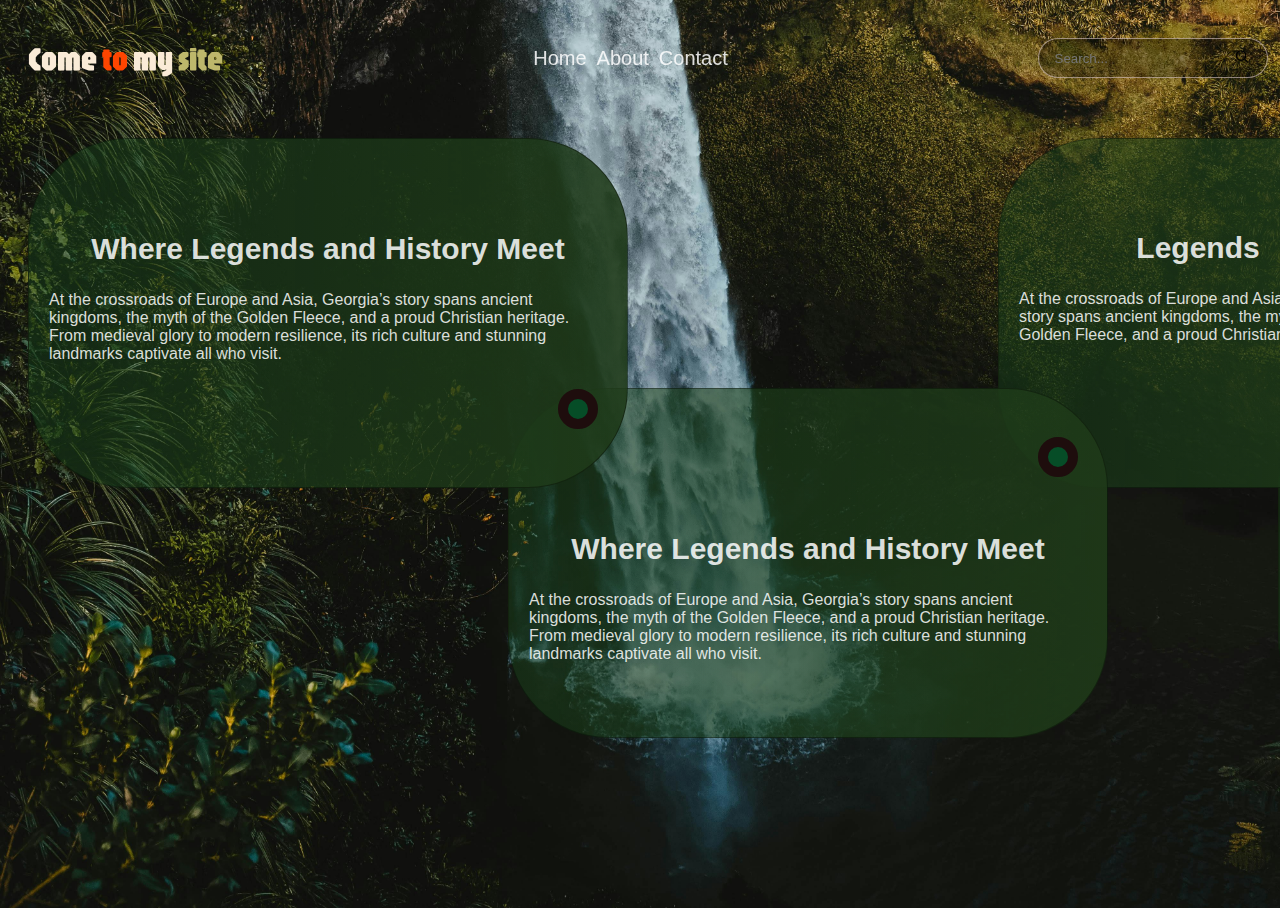
<file: index.html>
<!DOCTYPE html>
<html lang="en">
<head>
    <meta charset="UTF-8">
    <meta name="viewport" content="width=device-width, initial-scale=1.0">
    <title>week2</title>
    <link rel="stylesheet" href="./style.css">
</head>
<body>
    <header>
        <div class="navbar">
            <div class="navbar_home">
                <h1>Come <span class="navbar_home_orange">to</span> my <span class="navbar_home_silver">site</span></h1>
            </div>
            <div class="navbar_list">
                <ul>
                    <li class=""><a href="./index.html">Home</a></li>
                    <li class=""><a href="">About</a></li>
                    <li class=""><a href="">Contact</a></li>
                </ul>
            </div>
            <div class="navbar_search">
                <div class="navbar_search_input">
                    <input type="text" placeholder="Search...">
                </div>
                <div class="navbar_search_icon">
                    <img src="./media/search-svgrepo-com.svg" alt="searching">
                </div>
            </div>
        </div>
    </header>
    <div class="main">
        <div class="main_content">
            <h2>Where Legends and History Meet</h2>
            <p> At the crossroads of Europe and Asia, Georgia’s story spans ancient kingdoms, the myth of the Golden Fleece, 
                and a proud Christian heritage. From medieval glory to modern resilience, its rich culture and stunning 
                landmarks captivate all who visit.</p>
        </div>
        <div class="main_content_circle">

        </div>
    </div>

    <div class="main1">
        <div class="main1_circle">
            
        </div>
       <div class="main1_content">
           <h2>Where Legends and History Meet</h2>
               <p> At the crossroads of Europe and Asia, Georgia’s story spans ancient kingdoms, the myth of the Golden Fleece, 
                   and a proud Christian heritage. From medieval glory to modern resilience, its rich culture and stunning 
                   landmarks captivate all who visit.</p>
           </div>
    </div>


    <div class="main2">
        <div class="main2_content">
            <h2>Legends</h2>
                <p> At the crossroads of Europe and Asia, Georgia’s story spans ancient kingdoms, the myth of the Golden Fleece, 
                    and a proud Christian heritage. </p>
        </div>
        <div class="main2_circle">

        </div>
    </div>
     
    <div class="main3">
       <div class="main3_content">
           <h2>Legends</h2>
               <p> At the crossroads of Europe and Asia, Georgia’s story spans ancient kingdoms, the myth of the Golden Fleece, 
                   and a proud Christian heritage. </p>
           </div>
    </div>
   
</body>
</html>
</file>
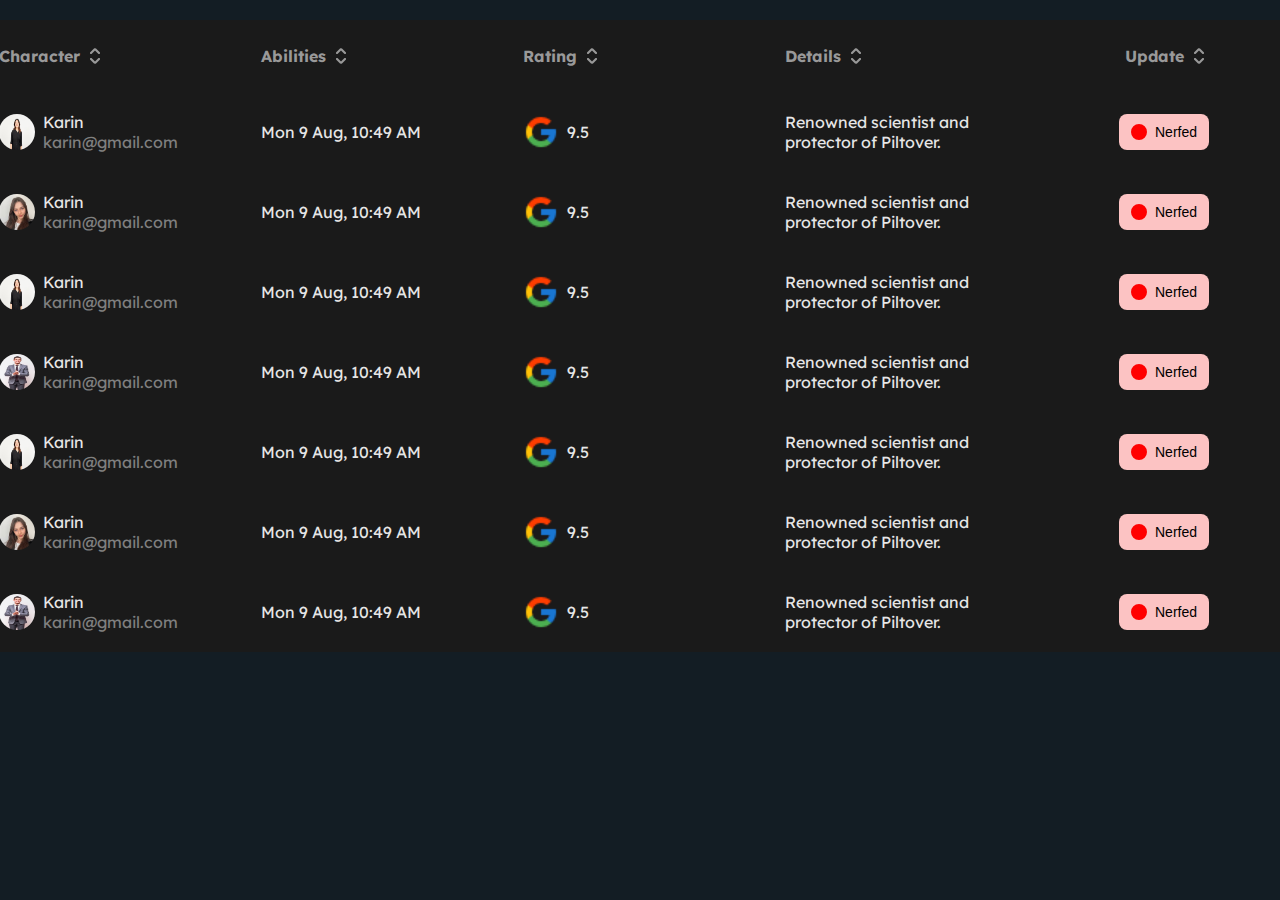
<file: arcane-table/index.html>
<!DOCTYPE html>
<html lang="en">

<head>
    <meta charset="UTF-8">
    <meta name="viewport" content="width=device-width, initial-scale=1.0">
    <title>Table</title>
    <link rel="stylesheet" href="./style.css">
</head>

<body>
    <table>
        <thead>
            <tr class="table-header">
                <th class="table-header-content">Character
                    <div class="table-header-content-wrapper">
                        <img src="icons/uparrow.png" alt="">
                        <img src="./icons/downarrow.png" alt="">
                    </div>
                </th>
                <th class="table-header-content">Abilities
                    <div class="table-header-content-wrapper">
                        <img src="icons/uparrow.png" alt="">
                        <img src="./icons/downarrow.png" alt="">
                    </div>
                </th>
                <th class="table-header-content">Rating
                    <div class="table-header-content-wrapper">
                        <img src="icons/uparrow.png" alt="">
                        <img src="./icons/downarrow.png" alt="">
                    </div>
                </th>
                <th class="table-header-content">Details
                    <div class="table-header-content-wrapper">
                        <img src="icons/uparrow.png" alt="">
                        <img src="./icons/downarrow.png" alt="">
                    </div>
                </th>
                <th class="table-header-content saba">Update
                    <div class="table-header-content-wrapper">
                        <img src="icons/uparrow.png" alt="">
                        <img src="./icons/downarrow.png" alt="">
                    </div>
                </th>
            </tr>
        </thead>
        <tbody>
            <tr class="table-main-data">
                <td class="table-main-content">
                    <img src="./media/1e6883a4b23c695b82d558a3dbdffca8.png" alt="">
                    <div class="table-date-wrapper">
                        <span class="name">Karin</span>
                        <span class="gmail">karin@gmail.com</span>
                    </div>
                </td>
                <td class="table-main-content">
                    <span class="ability-col">Mon 9 Aug, 10:49 AM</span>
                </td>
                <td class="table-main-content">
                    <img src="./icons/GGmail.png" alt="">
                    <span class="rating-col">9.5</span>
                </td>
                <td class="table-main-content">
                    <span class="detail-col">Renowned scientist and protector of Piltover.
                    </span>
                </td>
                <td class="table-main-content saba">
                    <button>
                        <span class="update-col"></span>
                        Nerfed
                    </button>
                </td>
            </tr>
            <tr class="table-main-data">
                <td class="table-main-content">
                    <img src="./media/9731bdf05a37b14ba0b0f6dbe847cefd.png" alt="">
                    <div class="table-date-wrapper">
                        <span class="name">Karin</span>
                        <span class="gmail">karin@gmail.com</span>
                    </div>
                </td>
                <td class="table-main-content">
                    <span class="ability-col">Mon 9 Aug, 10:49 AM</span>
                </td>
                <td class="table-main-content">
                    <img src="./icons/GGmail.png" alt="">
                    <span class="rating-col">9.5</span>
                </td>
                <td class="table-main-content">
                    <span class="detail-col">Renowned scientist and protector of Piltover.
                    </span>
                </td>
                <td class="table-main-content saba">
                    <button>
                        <span class="update-col"></span>
                        Nerfed
                    </button>
                </td>
            </tr>
            <tr class="table-main-data">
                <td class="table-main-content">
                    <img src="./media/1e6883a4b23c695b82d558a3dbdffca8.png" alt="">
                    <div class="table-date-wrapper">
                        <span class="name">Karin</span>
                        <span class="gmail">karin@gmail.com</span>
                    </div>
                </td>
                <td class="table-main-content">
                    <span class="ability-col">Mon 9 Aug, 10:49 AM</span>
                </td>
                <td class="table-main-content">
                    <img src="./icons/GGmail.png" alt="">
                    <span class="rating-col">9.5</span>
                </td>
                <td class="table-main-content">
                    <span class="detail-col">Renowned scientist and protector of Piltover.
                    </span>
                </td>
                <td class="table-main-content saba">
                    <button>
                        <span class="update-col"></span>
                        Nerfed
                    </button>
                </td>
            </tr>
            <tr class="table-main-data">
                <td class="table-main-content">
                    <img src="./media/main.png" alt="">
                    <div class="table-date-wrapper">
                        <span class="name">Karin</span>
                        <span class="gmail">karin@gmail.com</span>
                    </div>
                </td>
                <td class="table-main-content">
                    <span class="ability-col">Mon 9 Aug, 10:49 AM</span>
                </td>
                <td class="table-main-content">
                    <img src="./icons/GGmail.png" alt="">
                    <span class="rating-col">9.5</span>
                </td>
                <td class="table-main-content">
                    <span class="detail-col">Renowned scientist and protector of Piltover.
                    </span>
                </td>
                <td class="table-main-content saba">
                    <button>
                        <span class="update-col"></span>
                        Nerfed
                    </button>
                </td>
            </tr>
            <tr class="table-main-data">
                <td class="table-main-content">
                    <img src="./media/1e6883a4b23c695b82d558a3dbdffca8.png" alt="">
                    <div class="table-date-wrapper">
                        <span class="name">Karin</span>
                        <span class="gmail">karin@gmail.com</span>
                    </div>
                </td>
                <td class="table-main-content">
                    <span class="ability-col">Mon 9 Aug, 10:49 AM</span>
                </td>
                <td class="table-main-content">
                    <img src="./icons/GGmail.png" alt="">
                    <span class="rating-col">9.5</span>
                </td>
                <td class="table-main-content">
                    <span class="detail-col">Renowned scientist and protector of Piltover.
                    </span>
                </td>
                <td class="table-main-content saba">
                    <button>
                        <span class="update-col"></span>
                        Nerfed
                    </button>
                </td>
            </tr>
            <tr class="table-main-data">
                <td class="table-main-content">
                    <img src="./media/9731bdf05a37b14ba0b0f6dbe847cefd.png" alt="">
                    <div class="table-date-wrapper">
                        <span class="name">Karin</span>
                        <span class="gmail">karin@gmail.com</span>
                    </div>
                </td>
                <td class="table-main-content">
                    <span class="ability-col">Mon 9 Aug, 10:49 AM</span>
                </td>
                <td class="table-main-content">
                    <img src="./icons/GGmail.png" alt="">
                    <span class="rating-col">9.5</span>
                </td>
                <td class="table-main-content">
                    <span class="detail-col">Renowned scientist and protector of Piltover.
                    </span>
                </td>
                <td class="table-main-content saba">
                    <button>
                        <span class="update-col"></span>
                        Nerfed
                    </button>
                </td>
            </tr>
            <tr class="table-main-data">
                <td class="table-main-content">
                    <img src="./media/main.png" alt="">
                    <div class="table-date-wrapper">
                        <span class="name">Karin</span>
                        <span class="gmail">karin@gmail.com</span>
                    </div>
                </td>
                <td class="table-main-content">
                    <span class="ability-col">Mon 9 Aug, 10:49 AM</span>
                </td>
                <td class="table-main-content">
                    <img src="./icons/GGmail.png" alt="">
                    <span class="rating-col">9.5</span>
                </td>
                <td class="table-main-content">
                    <span class="detail-col">Renowned scientist and protector of Piltover.
                    </span>
                </td>
                <td class="table-main-content saba">
                    <button>
                        <span class="update-col"></span>
                        Nerfed
                    </button>
                </td>
            </tr>
        </tbody>
    </table>
</body>

</html>
</file>
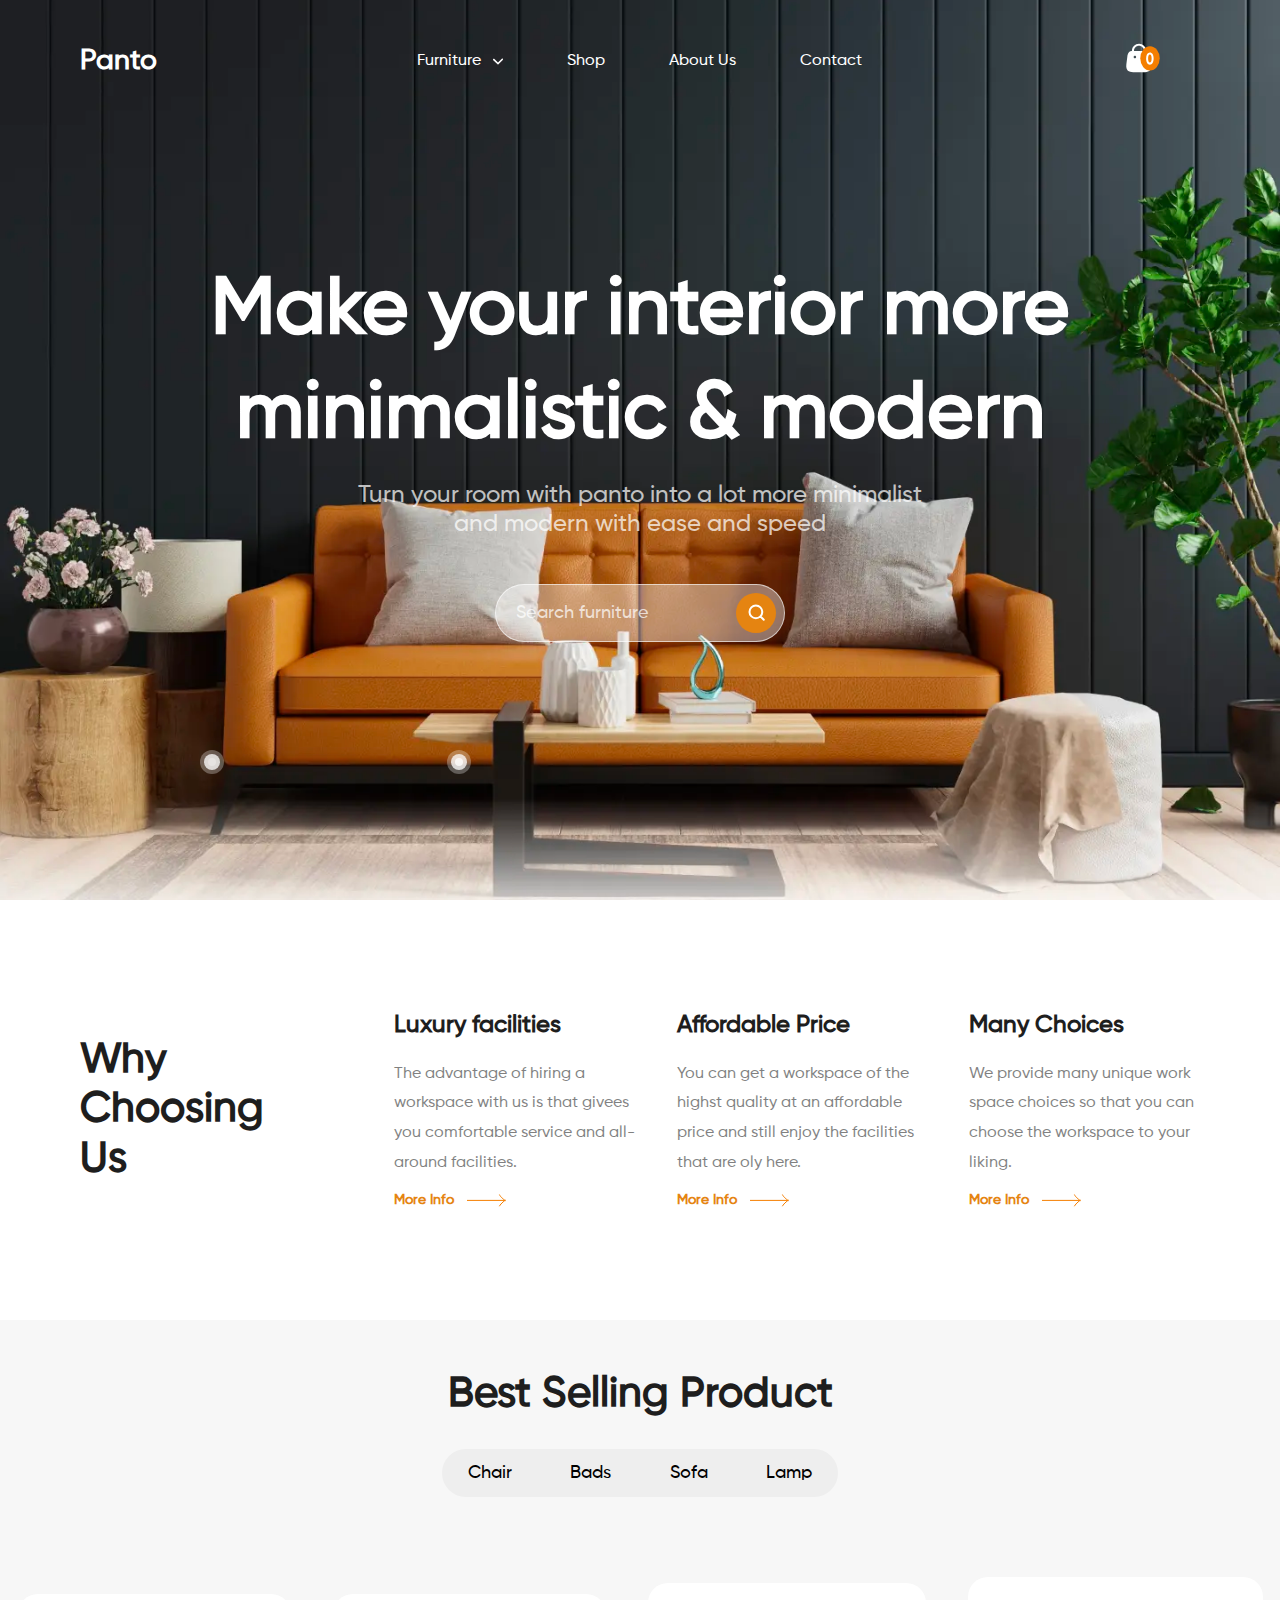
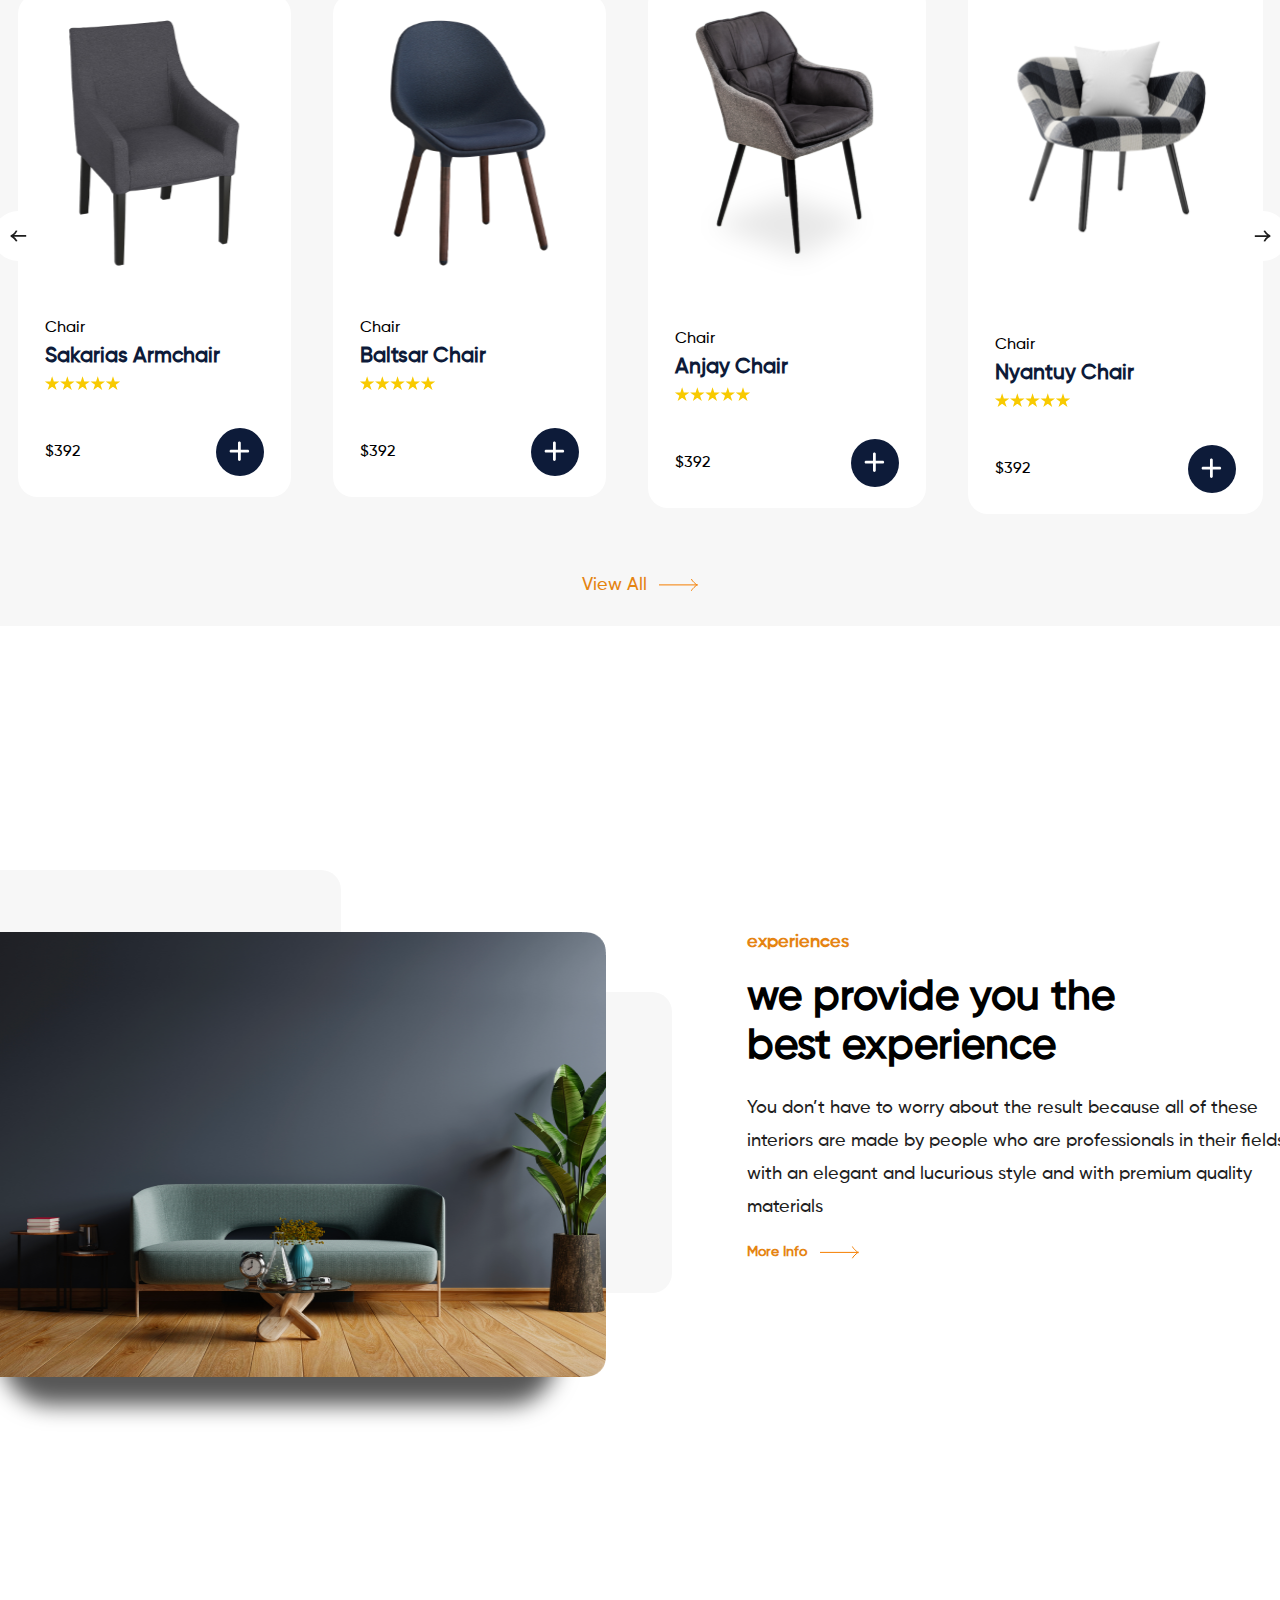
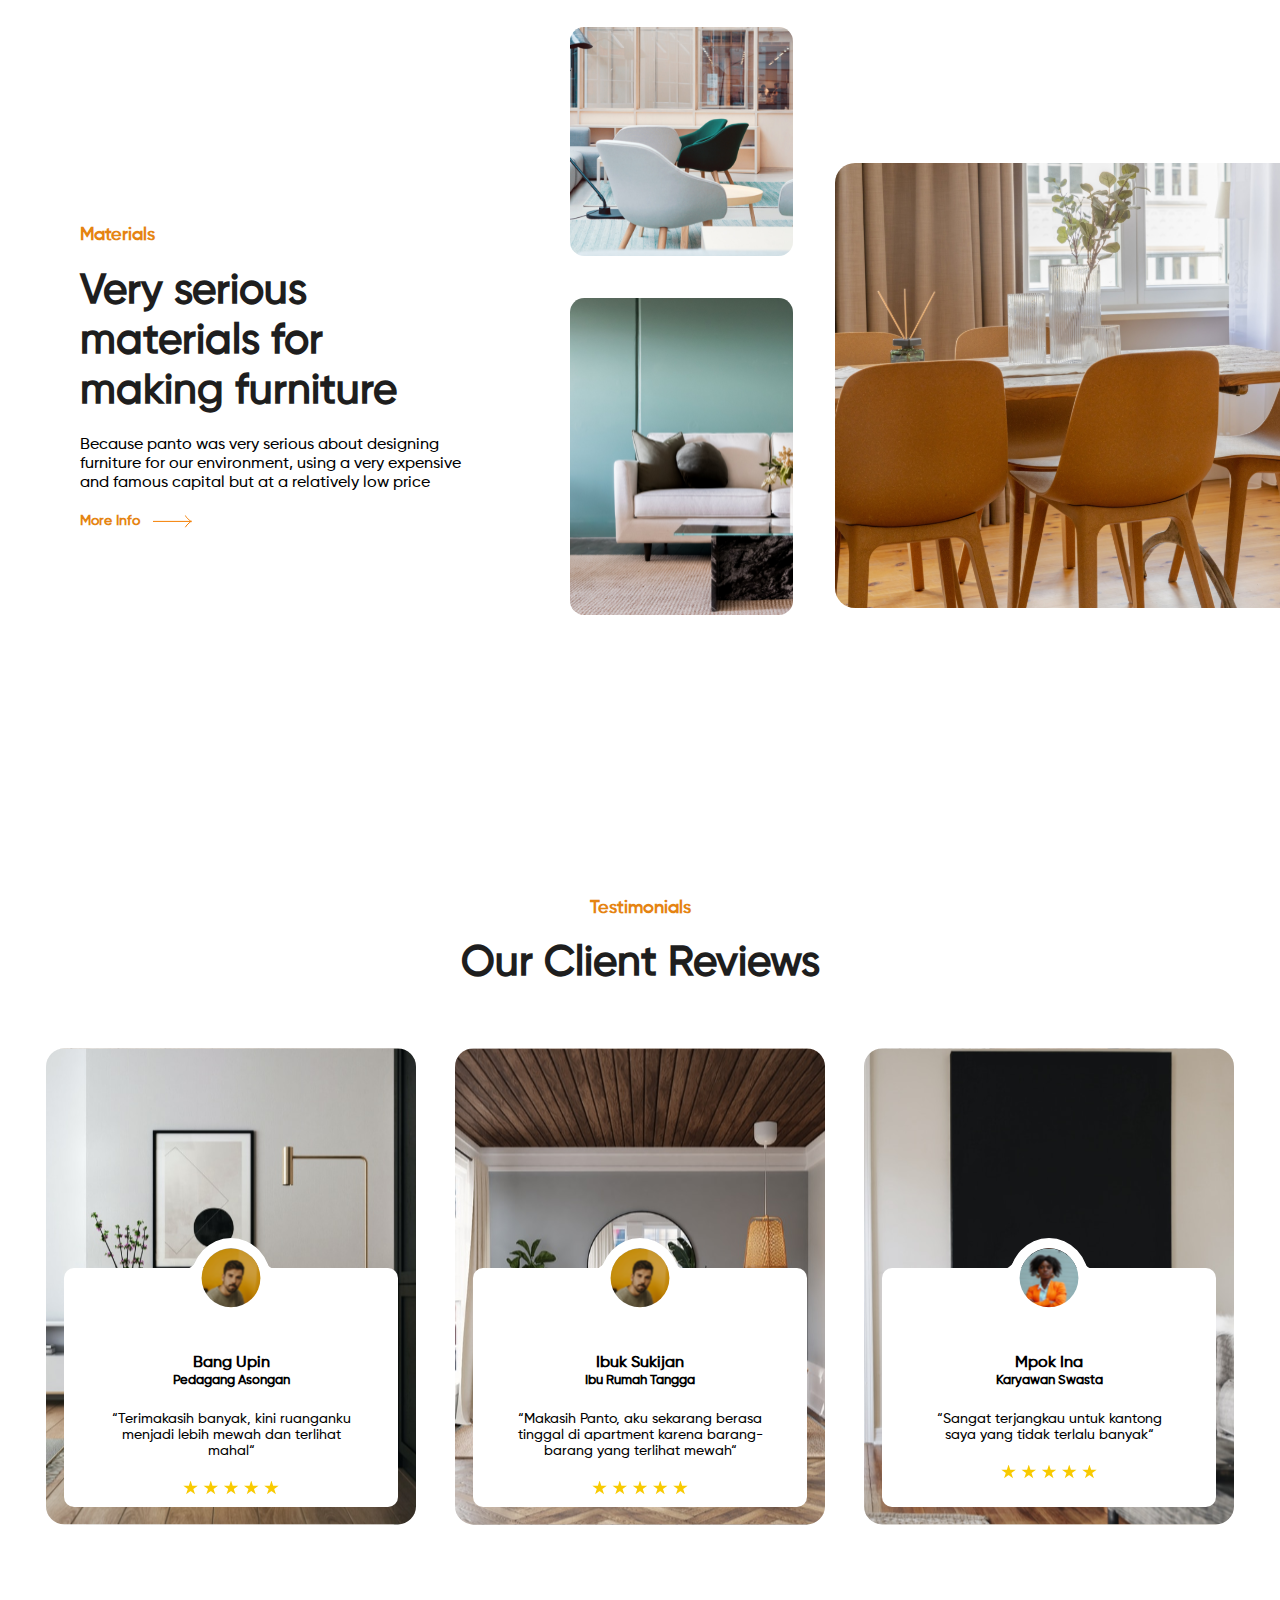
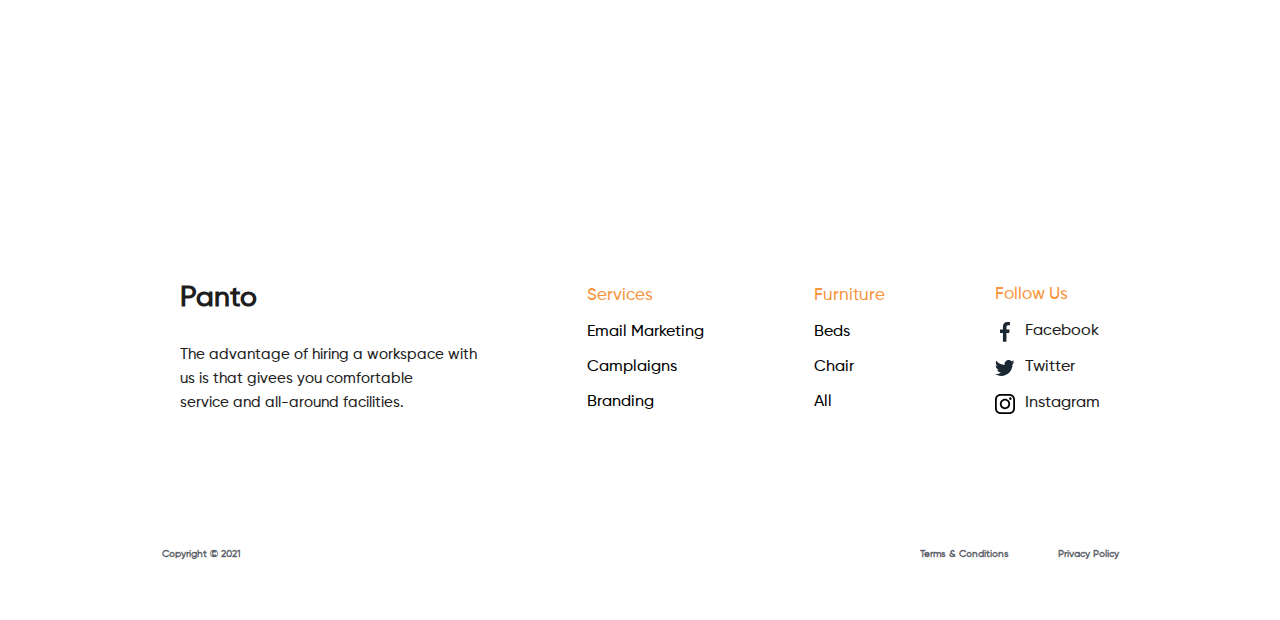
<file: nuclear/index.html>
<!DOCTYPE html>
<html lang="en">

<head>
    <meta charset="UTF-8">
    <meta name="viewport" content="width=device-width, initial-scale=1.0">
    <title>nuclear</title>
    <link rel="stylesheet" href="./style.css">
</head>

<body>

    <header>
        <span class="company-name">Panto</span>
        <nav class="navlist">
            <ul>
                <li><a href="">Furniture <img src="./media/down-arrow.svg" alt="down-arrow"></a></li>
                <li><a href="">Shop</a></li>
                <li><a href="">About Us</a></li>
                <li><a href="">Contact</a></li>
            </ul>
        </nav>
        <div class="header-bag">
            <img src="./icon/Bag.svg" alt="Bag" id="bag">
            <img src="./icon/number.svg" alt="number of product" id="bag-number">
        </div>
    </header>

    <main>
        <!-- 1 container -->
        <section class="hero-container">
            <div class="pulse">
                <div class="pulse-item1">
                    <div class="pulse-item2"></div>
                </div>
            </div>
            <div class="pulse2">
                <div class="pulse2-item1">
                    <div class="pulse2-item2"></div>
                </div>
            </div>
            <div class="hero-container-wrapper">
                <h1>Make your interior more minimalistic & modern</h1>
                <p>Turn your room with panto into a lot more minimalist and modern with ease and speed</p>
            </div>
            <div class="search-box">
                <input type="text" placeholder="Search furniture">
                <button><img src="./icon/search-icon.svg" alt=""></button>
            </div>
        </section>

        <!-- 2 container -->
        <section class="second-container">
            <div class="second-container-wrapper">
                <h5>Why Choosing Us</h5>
                <div class="second-container-content">
                    <div class="second-container-content-box">
                        <h6>Luxury facilities</h6>
                        <p>The advantage of hiring a workspace with us is that givees you comfortable service and
                            all-around facilities.</p>
                        <div class="more-info">
                            <h6>More Info</h6>
                            <img src="./icon/right-arrow.svg" alt="arrow">
                        </div>
                    </div>
                    <div class="second-container-content-box">
                        <h6>Affordable Price</h6>
                        <p>You can get a workspace of the highst quality at an affordable price and still enjoy the
                            facilities that are oly here.</p>
                        <div class="more-info">
                            <h6>More Info</h6>
                            <img src="./icon/right-arrow.svg" alt="arrow">
                        </div>
                    </div>
                    <div class="second-container-content-box">
                        <h6>Many Choices</h6>
                        <p>We provide many unique work space choices so that you can choose the workspace to your
                            liking.</p>
                        <div class="more-info">
                            <h6>More Info</h6>
                            <img src="./icon/right-arrow.svg" alt="arrow">
                        </div>
                    </div>
                </div>
            </div>
        </section>

        <!-- 3 container -->
        <section class="third-container">
            <div class="third-container-wrapper">
                <h2>Best Selling Product</h2>
                <div class="third-container-category">
                    <ul>
                        <li id="white-back">Chair</li>
                        <li>Bads</li>
                        <li>Sofa</li>
                        <li>Lamp</li>
                    </ul>
                </div>
                <div class="third-container-content">
                    <img src="./icon/left-arrow.svg" alt="" class="arrow-style left-arrow">
                    <div class="third-container-content-box">
                        <img src="./media/first-chair.svg" alt="chair">
                        <div class="third-container-content-box-info">
                            <h6>Chair</h6>
                            <h5>Sakarias Armchair</h5>
                            <div class="star-wrapper">
                                <div class="star"></div>
                                <div class="star"></div>
                                <div class="star"></div>
                                <div class="star"></div>
                                <div class="star"></div>
                            </div>
                        </div>
                        <div class="third-container-content-box-price">
                            <span class="price">$392</span>
                            <button><img src="./icon/plus.svg" alt="arrow" class="add-to-cart"></button>
                        </div>
                    </div>
                    <div class="third-container-content-box">
                        <img src="./media/second-chair.svg" alt="chair">
                        <div class="third-container-content-box-info">
                            <h6>Chair</h6>
                            <h5>Baltsar Chair</h5>
                            <div class="star-wrapper">
                                <div class="star"></div>
                                <div class="star"></div>
                                <div class="star"></div>
                                <div class="star"></div>
                                <div class="star"></div>
                            </div>
                        </div>
                        <div class="third-container-content-box-price">
                            <span class="price">$392</span>
                            <button><img src="./icon/plus.svg" alt="arrow" class="add-to-cart"></button>
                        </div>
                    </div>
                    <div class="third-container-content-box">
                        <img src="./media/third-chair.svg" alt="chair">
                        <div class="third-container-content-box-info">
                            <h6>Chair</h6>
                            <h5>Anjay Chair</h5>
                            <div class="star-wrapper">
                                <div class="star"></div>
                                <div class="star"></div>
                                <div class="star"></div>
                                <div class="star"></div>
                                <div class="star"></div>
                            </div>
                        </div>
                        <div class="third-container-content-box-price">
                            <span class="price">$392</span>
                            <button><img src="./icon/plus.svg" alt="arrow" class="add-to-cart"></button>
                        </div>
                    </div>
                    <div class="third-container-content-box">
                        <img src="./media/fourth-chair.svg" alt="chair">
                        <div class="third-container-content-box-info">
                            <h6>Chair</h6>
                            <h5>Nyantuy Chair</h5>
                            <div class="star-wrapper">
                                <div class="star"></div>
                                <div class="star"></div>
                                <div class="star"></div>
                                <div class="star"></div>
                                <div class="star"></div>
                            </div>
                        </div>
                        <div class="third-container-content-box-price">
                            <span class="price">$392</span>
                            <button><img src="./icon/plus.svg" alt="arrow" class="add-to-cart"></button>
                        </div>
                    </div>
                    <img src="./icon/left-arrow.svg" alt="" class="right-arrow arrow-style">
                </div>
                <div class="third-container-footer">
                    <span>View All</span><img src="./icon/right-arrow.svg" alt="">
                </div>
            </div>
        </section>

        <!-- 4 container -->
        <section class="fourth-container">
            <div class="fourth-container-wrapper">
                <div class="rec1"></div>
                <div class="rec2"></div>
                <div class="rec3"></div>
                <img src="./media/expirience.png" alt="photo" id="expirience-img">
                <div class="fourth-container-content">
                    <h4>experiences</h4>
                    <h2>we provide you the best experience</h2>
                    <p>You don’t have to worry about the result because all of these interiors are made by people who
                        are professionals in their fields with an elegant and lucurious style and with premium quality
                        materials</p>
                    <div class="more-info">
                        <h6>More Info</h6>
                        <img src="./icon/right-arrow.svg" alt="arrow">
                    </div>
                </div>
            </div>
        </section>

        <!-- 5 container -->
        <section class="fiveth-container">
            <div class="fiveth-container-wrapper">
                <div class="fiveth-container-content">
                    <h5>Materials</h5>
                    <h3>Very serious materials for making furniture</h3>
                    <p>Because panto was very serious about designing furniture for our environment, using a very
                        expensive and famous capital but at a relatively low price</p>
                    <div class="more-info">
                        <h6>More Info</h6>
                        <img src="./icon/right-arrow.svg" alt="">
                    </div>
                </div>
                <div class="fiveth-conatiner-grid">
                    <img src="./media/second-forniture.svg" alt="" class="item3">
                    <img src="./media/third-forniture.svg" alt="" class="item2">
                    <img src="./media/first-forniture.svg" alt="" class="item1">
                </div>
            </div>
        </section>

        <!-- 6 container -->
        <section class="sixth-container">
            <div class="sixth-container-wrapper">
                <div class="sixth-container-header">
                    <h4>Testimonials</h4>
                    <h3>Our Client Reviews</h3>
                </div>
                <div class="sixth-container-content">
                    <div class="sixth-container-content-box">
                        <img src="./media/unsplash__HqHX3LBN18.svg" alt="">
                        <div class="sixth-container-content-box-rec">
                            <div class="client-wrapper">
                                <img src="./media/client-1.svg" alt="">
                            </div>
                            <h4>Bang Upin</h4>
                            <h5>Pedagang Asongan</h5>
                            <p>“Terimakasih banyak, kini ruanganku menjadi lebih mewah dan terlihat mahal“</p>
                            <div class="sixth-container-box-star">
                                <div class="star"></div>
                                <div class="star"></div>
                                <div class="star"></div>
                                <div class="star"></div>
                                <div class="star"></div>
                            </div>
                        </div>
                    </div>
                    <div class="sixth-container-content-box">
                        <img src="./media/unsplash_h2_3dL9yLpU.svg" alt="">
                        <div class="sixth-container-content-box-rec">
                            <div class="client-wrapper">
                                <img src="./media/client-1.svg" alt="">
                            </div>
                            <h4>Ibuk Sukijan</h4>
                            <h5>Ibu Rumah Tangga</h5>
                            <p>“Makasih Panto, aku sekarang berasa tinggal di apartment karena barang-barang yang
                                terlihat
                                mewah“</p>
                            <div class="sixth-container-box-star">
                                <div class="star"></div>
                                <div class="star"></div>
                                <div class="star"></div>
                                <div class="star"></div>
                                <div class="star"></div>
                            </div>
                        </div>
                    </div>
                    <div class="sixth-container-content-box">
                        <img src="./media/unsplash_JaXs8Tk5Iww.svg" alt="">
                        <div class="sixth-container-content-box-rec">
                            <div class="client-wrapper">
                                <img src="./media/client-3.svg" alt="">
                            </div>
                            <h4>Mpok Ina</h4>
                            <h5>Karyawan Swasta</h5>
                            <p>“Sangat terjangkau untuk kantong saya yang tidak terlalu banyak“</p>
                            <div class="sixth-container-box-star">
                                <div class="star"></div>
                                <div class="star"></div>
                                <div class="star"></div>
                                <div class="star"></div>
                                <div class="star"></div>
                            </div>
                        </div>
                    </div>
                </div>
            </div>
        </section>
    </main>

    <footer>
        <!-- footer 1 container -->
        <section class="footer-first-container">
            <div class="footer-description">
                <h5>Panto</h5>
                <p>The advantage of hiring a workspace with <br>us is that givees you comfortable <br>service and
                    all-around
                    facilities.</p>
            </div>
            <ul class="service-list">
                <li class="list-footer-header">Services</li>
                <li>Email Marketing</li>
                <li>Camplaigns</li>
                <li>Branding</li>
            </ul>
            <ul class="furniture-list">
                <li class="list-footer-header">Furniture</li>
                <li>Beds</li>
                <li>Chair</li>
                <li>All</li>
            </ul>
            <ul class="social-list">
                <li class="list-footer-header">Follow Us</li>
                <li><a href=""><img src="./icon/facebook.svg" alt="">Facebook</a></li>
                <li><a href=""><img src="./icon/twitter.svg" alt="">Twitter</a></li>
                <li><a href=""><img src="./icon/instagram.svg" alt="">Instagram</a></li>
            </ul>
        </section>

        <!-- footer 2 container -->
        <section class="footer-second-container">
            <h6>Copyright © 2021</h6>
            <div class="footer-second-container-terms">
                <h6>Terms & Conditions</h6>
                <h6>Privacy Policy</h6>
            </div>
        </section>
    </footer>

</body>

</html>
</file>
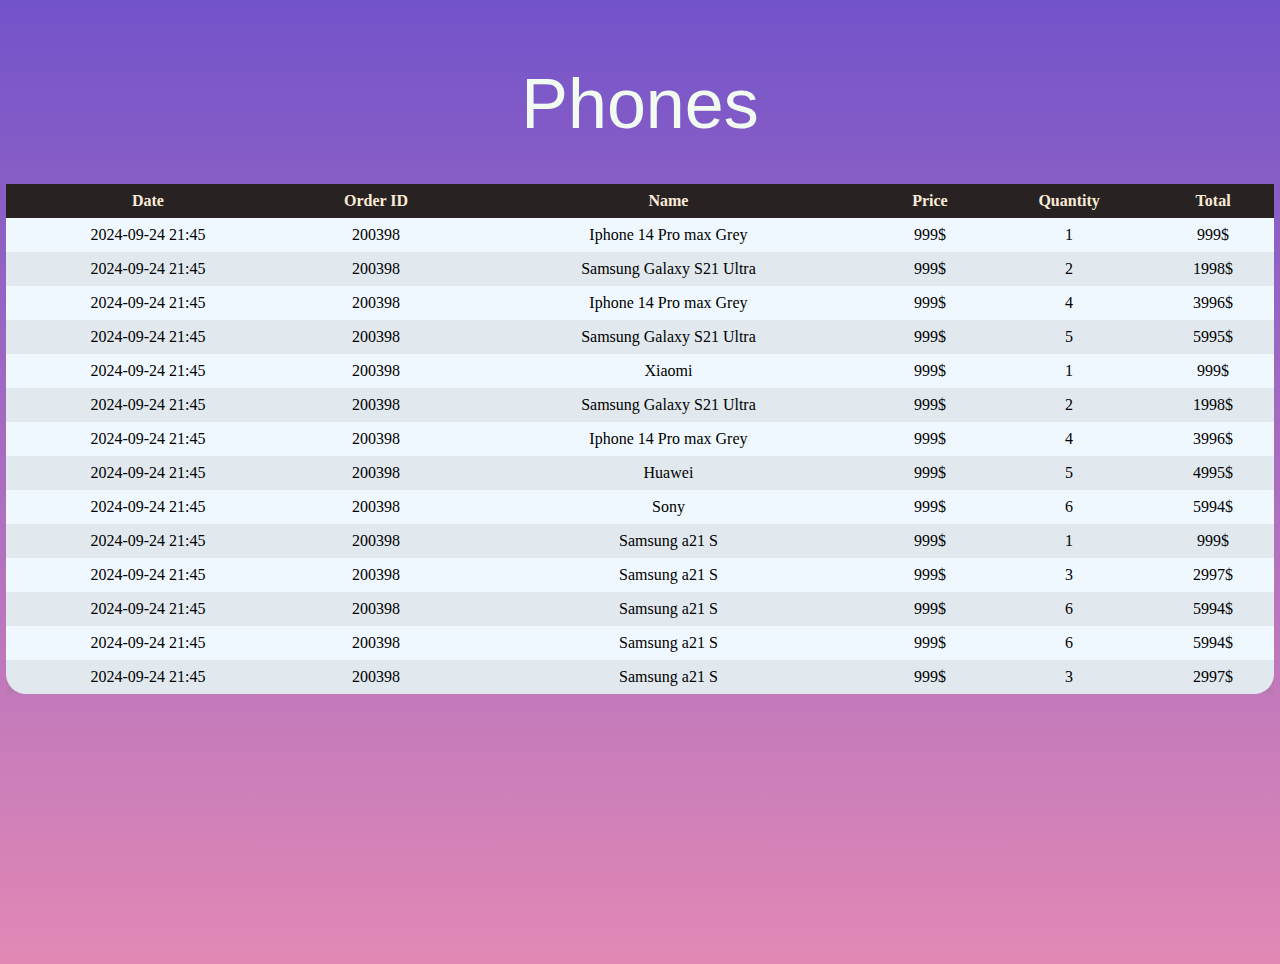
<file: session3/index.html>
<!DOCTYPE html>
<html lang="en">
<head>
    <meta charset="UTF-8">
    <meta name="viewport" content="width=device-width, initial-scale=1.0">
    <title>Document</title>
    <link rel="stylesheet" href="./style.css">
</head>
<body> 
    <div class="table-wrapper">
        <table>
            <caption class="table-caption">Phones</caption>
            <thead>
                <tr class="table-header">
                    <th class="table-header-title">Date</th>
                    <th class="table-header-title">Order ID</th>
                    <th class="table-header-title">Name</th>
                    <th class="table-header-title">Price</th>
                    <th class="table-header-title">Quantity</th>
                    <th class="table-header-title">Total</th>
                </tr>
            </thead>
            <tbody>
                <tr class="table-date">
                    <td class="table-date-info">2024-09-24 21:45</td>
                    <td class="table-date-info">200398</td>
                    <td class="table-date-info">Iphone 14 Pro max Grey</td>
                    <td class="table-date-info">999$</td>
                    <td class="table-date-info">1</td>
                    <td class="table-date-info">999$</td>
                </tr>
                <tr class="table-date-grey">
                    <td class="table-date-info">2024-09-24 21:45</td>
                    <td class="table-date-info">200398</td>
                    <td class="table-date-info">Samsung Galaxy S21 Ultra</td>
                    <td class="table-date-info">999$</td>
                    <td class="table-date-info">2</td>
                    <td class="table-date-info">1998$</td>
                </tr>
                <tr class="table-date">
                    <td class="table-date-info">2024-09-24 21:45</td>
                    <td class="table-date-info">200398</td>
                    <td class="table-date-info">Iphone 14 Pro max Grey</td>
                    <td class="table-date-info">999$</td>
                    <td class="table-date-info">4</td>
                    <td class="table-date-info">3996$</td>
                </tr>
                <tr class="table-date-grey">
                    <td class="table-date-info">2024-09-24 21:45</td>
                    <td class="table-date-info">200398</td>
                    <td class="table-date-info">Samsung Galaxy S21 Ultra</td>
                    <td class="table-date-info">999$</td>
                    <td class="table-date-info">5</td>
                    <td class="table-date-info">5995$</td>
                </tr>
                <tr class="table-date">
                    <td class="table-date-info">2024-09-24 21:45</td>
                    <td class="table-date-info">200398</td>
                    <td class="table-date-info">Xiaomi</td>
                    <td class="table-date-info">999$</td>
                    <td class="table-date-info">1</td>
                    <td class="table-date-info">999$</td>
                </tr>
                <tr class="table-date-grey">
                    <td class="table-date-info">2024-09-24 21:45</td>
                    <td class="table-date-info">200398</td>
                    <td class="table-date-info">Samsung Galaxy S21 Ultra</td>
                    <td class="table-date-info">999$</td>
                    <td class="table-date-info">2</td>
                    <td class="table-date-info">1998$</td>
                </tr>
                <tr class="table-date">
                    <td class="table-date-info">2024-09-24 21:45</td>
                    <td class="table-date-info">200398</td>
                    <td class="table-date-info">Iphone 14 Pro max Grey</td>
                    <td class="table-date-info">999$</td>
                    <td class="table-date-info">4</td>
                    <td class="table-date-info">3996$</td>
                </tr>
                <tr class="table-date-grey">
                    <td class="table-date-info">2024-09-24 21:45</td>
                    <td class="table-date-info">200398</td>
                    <td class="table-date-info">Huawei</td>
                    <td class="table-date-info">999$</td>
                    <td class="table-date-info">5</td>
                    <td class="table-date-info">4995$</td>
                </tr>
                <tr class="table-date">
                    <td class="table-date-info">2024-09-24 21:45</td>
                    <td class="table-date-info">200398</td>
                    <td class="table-date-info">Sony</td>
                    <td class="table-date-info">999$</td>
                    <td class="table-date-info">6</td>
                    <td class="table-date-info">5994$</td>
                </tr>
                <tr class="table-date-grey">
                    <td class="table-date-info">2024-09-24 21:45</td>
                    <td class="table-date-info">200398</td>
                    <td class="table-date-info">Samsung a21 S</td>
                    <td class="table-date-info">999$</td>
                    <td class="table-date-info">1</td>
                    <td class="table-date-info">999$</td>
                </tr>
                <tr class="table-date">
                    <td class="table-date-info">2024-09-24 21:45</td>
                    <td class="table-date-info">200398</td>
                    <td class="table-date-info">Samsung a21 S</td>
                    <td class="table-date-info">999$</td>
                    <td class="table-date-info">3</td>
                    <td class="table-date-info">2997$</td>
                </tr>
                <tr class="table-date-grey">
                    <td class="table-date-info">2024-09-24 21:45</td>
                    <td class="table-date-info">200398</td>
                    <td class="table-date-info">Samsung a21 S</td>
                    <td class="table-date-info">999$</td>
                    <td class="table-date-info">6</td>
                    <td class="table-date-info">5994$</td>
                </tr>
                <tr class="table-date">
                    <td class="table-date-info">2024-09-24 21:45</td>
                    <td class="table-date-info">200398</td>
                    <td class="table-date-info">Samsung a21 S</td>
                    <td class="table-date-info">999$</td>
                    <td class="table-date-info">6</td>
                    <td class="table-date-info">5994$</td>
                </tr>
                <tr class="table-date-grey">
                    <td class="table-date-info">2024-09-24 21:45</td>
                    <td class="table-date-info">200398</td>
                    <td class="table-date-info">Samsung a21 S</td>
                    <td class="table-date-info">999$</td>
                    <td class="table-date-info">3</td>
                    <td class="table-date-info">2997$</td>
                </tr>
            </tbody>
            <tfoot>

            </tfoot>
        </table>
    </div>
</body>
</html>
</file>
<file: style.css>
*{
    border: 0;
    padding: 0;
    box-sizing: border-box;
}

@font-face {
    font-family: 'jaro';
    src: url('font/Jaro-Regular-VariableFont_opsz.ttf') format('truetype');
    font-weight: normal;
    font-style: normal;
}


body{
    font-family: sans-serif;
    height: 100vh;
    background-image: url(./media/pexels-adrien-olichon-1257089-2387676.jpg); 
    background-position: center;
    background-repeat: no-repeat;
    background-size: cover;
    position: absolute;
}

input{
    background: transparent;
    outline: none;
    color: rgb(255, 255, 255);
}

a{
    text-decoration: none;
}

ul,li{
    list-style: none;
}

img{
    background: transparent;
}

header {
    height: 100px;
    width: 100%;
    display: flex;
    align-items: center;
    justify-content: space-between;
    border-radius: 40px;
    /* background: linear-gradient(90deg, rgba(26, 75, 30, 0.9), rgba(31, 58, 25, 0.9)); */
    background: transparent;
    position: fixed;
    z-index: 100;
}

.navbar {
    width: 100%;
    display: flex;
    justify-content: space-between;
    align-items: center;
    padding: 20px;
}

.navbar_list {
    display: flex;
    justify-content: center;
    align-items: center;
    gap: 10px;
}

.navbar_home{
    font-family: 'jaro', sans-serif;
    color: antiquewhite;
}

.navbar_home_orange{
    color: orangered;
}

.navbar_home_silver{
    color: darkkhaki;
}

.navbar_list ul {
    display: flex;
    align-items: center;
    gap: 10px;
}

.navbar_list li a {
    color: rgba(255, 255, 255, 0.85);
    font-weight: 500;
    transition: ease 1s;
    font-size: 20px;
}

.navbar_list li a:hover {
    transition: ease 1s;
    margin: 10px;
    font-size:25px ;
}

.navbar_search{
    width: 230px;
    height: 40px;
    border: 1px solid rgba(236, 213, 213, 0.558);
    background: rgba(0, 0, 0, 0.283);
    border-radius: 100px;
    display: flex;
    justify-content: center;
    align-items: center;
}

.navbar_search_input {
    display: flex;
    align-items: center;
    justify-content: center;
}

.navbar_search_icon img{
    height: 15px;
    width: 20px;
}

.navbar_search_icon{
    background: transparent;
}


.main{
    border: 1px solid rgba(0, 0, 0, 0.355);
    margin-top: 130px;
    margin-left: 20px;
    position: absolute;
    display: flex;
    width: 600px;
    height: 350px;
    background: linear-gradient(90deg, rgba(26, 75, 30, 0.411), rgba(31, 58, 25, 0.9));
    border-radius: 100px;
    display: flex;
    align-items: center;
    justify-content: center;
    padding: 10px;
    flex-direction: column;
    z-index: 10;
}

.main_content:hover{
    margin: 10px ;
    transition: ease 1s;
}

.main_content{
    transition: ease 1s;
    padding: 10px;
    z-index: 10;
}

.main_content h2 {
    text-align: center;
    color: rgba(255, 255, 255, 0.85);
    font-size: 30px;
}

.main_content p {
    color: rgba(255, 255, 255, 0.85);
}


.main_content_circle{
    border: 10px solid rgb(30, 13, 13);
    background-color: rgb(6, 77, 39);
    width: 40px;
    height: 40px;
    border-radius: 100%;
    margin-left: 500px;
}

.main1_circle{
    border: 10px solid rgb(30, 13, 13);
    background-color: rgb(6, 77, 39);
    width: 40px;
    height: 40px;
    border-radius: 100%;
    margin-left: 500px;
    margin-bottom: 20px;
}

.main1{
    border: 1px solid rgba(0, 0, 0, 0.355);
    margin-top: 380px;
    margin-left: 500px;
    position: absolute;
    display: flex;
    flex-direction: column;
    width: 600px;
    height: 350px;
    background: linear-gradient(90deg, rgba(26, 75, 30, 0.411), rgba(31, 58, 25, 0.9));
    border-radius: 100px;
    display: flex;
    align-items: center;
    justify-content: center;
    padding: 10px;
    z-index: -1;
    transition: ease 1s;
}

.main1_content:hover{
    margin: 10px ;
    transition: ease 1s;
}

.main1_content{
    transition: ease 1s;
    padding: 10px;
    z-index: 10;
}

.main1_content h2 {
    text-align: center;
    color: rgba(255, 255, 255, 0.85);
    font-size: 30px;
}

.main1_content p {
    color: rgba(255, 255, 255, 0.85);
}

.main2{
    border: 1px solid rgba(0, 0, 0, 0.355);
    margin-top: 130px;
    margin-left: 990px;
    position: absolute;
    display: flex;
    flex-direction: column;
    width: 400px;
    height: 350px;
    background: linear-gradient(90deg, rgba(26, 75, 30, 0.411), rgba(31, 58, 25, 0.9));
    border-radius: 100px;
    display: flex;
    align-items: center;
    justify-content: center;
    padding: 10px;
    z-index: -2;
}
.main2_content:hover{
    margin: 10px;
    transition: ease 1s;
}

.main2_content{
    transition: ease 1.5s;
    padding: 10px;
    z-index: 10;
}

.main2_content h2 {
    text-align: center;
    color: rgba(255, 255, 255, 0.85);
    font-size: 30px;
}

.main2_content p {
    color: rgba(255, 255, 255, 0.85);
}

.main2_circle{
    border: 10px solid rgb(30, 13, 13);
    background-color: rgb(6, 77, 39);
    width: 40px;
    height: 40px;
    border-radius: 100%;
    margin-left: 300px;
    margin-top: 20px;
}

.main3{
    border: 1px solid rgba(0, 0, 0, 0.355);
    margin-top: 380px;
    margin-left: 1270px;
    position: absolute;
    display: flex;
    width: 500px;
    height: 350px;
    background: linear-gradient(90deg, rgba(26, 75, 30, 0.411), rgba(31, 58, 25, 0.9));
    border-radius: 100px;
    display: flex;
    align-items: center;
    justify-content: center;
    padding: 10px;
    z-index: -4;
}

.main3_content:hover{
    margin: 10px;
    transition: ease 1s;
}

.main3_content{
    transition: ease 1s;
    padding: 10px;
    z-index: 10;
}

.main3_content h2 {
    text-align: center;
    color: rgba(255, 255, 255, 0.85);
    font-size: 30px;
}

.main3_content p {
    color: rgba(255, 255, 255, 0.85);
}
</file>
<file: arcane-table/style.css>
@font-face {
    font-family: lexend;
    src: url(./font/Lexend/Lexend-VariableFont_wght.ttf), format(truetype);
}

* {
    margin: 0;
    padding: 0;
    box-sizing: border-box;
}

body {
    background-color: #131D24;
}

table {
    font-family: 'lexend';
    border-collapse: collapse;

    position: absolute;
    left: 50%;
    transform: translateX(-50%);
    top: 20px;

    background-color: #1A1A1A;
}

tbody,
thead {
    display: flex;
    flex-direction: column;
    align-items: center;
    justify-content: center;
}

th,
td {
    padding: 10px;
}

.table-header {
    display: flex;
    align-items: center;
    justify-content: space-around;
    gap: 8px;
    padding: 16px;

}

.table-header-content {
    display: flex;
    width: 254px;
    gap: 10px;
    align-items: center;
    font-size: 16px;
    color: #999999;
    font-weight: 700;
}


.table-header-content-wrapper {
    display: flex;
    flex-direction: column;
    gap: 4px;
}

.table-main-data {
    display: flex;
    gap: 8px;
    align-items: center;
    justify-content: space-around;
    height: 80px;
    transition: .5s ease;
}

.table-main-data:hover{
    background-color: #e6e6e650;
}

.table-main-data img {
    width: 36px;
    height: 36px;
    border-radius: 100px;
}


.table-main-content {
    width: 254px;
    display: flex;
    align-items: center;

    gap: 8px;
}

.table-date-wrapper {
    display: flex;
    flex-direction: column;
}

.name,
.ability-col,
.rating-col,
.detail-col {
    color: #E6E6E6;
}

.gmail {
    color: #7F7F7F;
}

.update-col {
    border-radius: 50%;
    border: 8px solid red;

    transition: 1s ease;
}

.update-col:hover {
    border: 8px solid green;
}

.table-main-content button {
    padding: 10px 12px;
    border-radius: 8px;
    background: transparent;
    border: none;

    background-color: #FCC3C3;
    font-size: 14px;

    display: flex;
    gap: 8px;

    transition: 1s ease;
}

.table-main-content button:hover {
    padding: 15px 15px;
}


/* I used this to center my last elemnt in the last column */
.saba {
    justify-content: center;
}
</file>
<file: nuclear/style.css>
@font-face {
    font-family: 'glory-medium';
    src: url(./font/Gilroy-Medium.ttf);
}

* {
    margin: 0;
    padding: 0;
    box-sizing: border-box;
}

.star {
    width: 15.23px;
    aspect-ratio: 1;
    background: #F8CA00;
    clip-path: polygon(50% 0,
            calc(50%*(1 + sin(.4turn))) calc(50%*(1 - cos(.4turn))),
            calc(50%*(1 - sin(.2turn))) calc(50%*(1 - cos(.2turn))),
            calc(50%*(1 + sin(.2turn))) calc(50%*(1 - cos(.2turn))),
            calc(50%*(1 - sin(.4turn))) calc(50%*(1 - cos(.4turn))));
}

html,
input,
button {
    font-family: glory-medium, sans-serif;
}

::-webkit-scrollbar {
    display: none;
    overflow-y: hidden;
}

ul {
    list-style: none;
}

a {
    text-decoration: none;
}

header {
    display: flex;
    align-items: center;
    justify-content: space-between;

    position: absolute;
    width: 100%;
    left: 50%;
    transform: translateX(-50%);

    padding: 41px 74px 0 80px;

    overflow: hidden;

    color: #fff;
}

header .company-name {
    font-size: 28px;
    font-weight: 1000;
    animation: text-resize 1s infinite;
    cursor: pointer;
}

@keyframes text-resize{
    0%{
        scale:1;
    }
    50%{
        scale:1.2;
    }
    100%{
        scale: 1;
    }
}


header nav ul {
    display: flex;
    gap: 64px;
}

header nav ul li a {
    color: #fff;
}

header nav ul li img {
    margin-left: 8px;
}


.header-bag {
    position: relative;

    margin-right: 50px;
}

#bag {
    width: 34px;
    height: 34px;
}

#bag-number {
    position: absolute;
    left: 18px;
    top: 4.5px;
    width: 20px;
    height: 25.24px;
    margin-right: 20px;
}



/*hero section*/


.hero-container {
    background: url('./media/hero.webp');
    height: 100vh;
    background-repeat: no-repeat;
    background-position: center;
    background-size: cover;
    background-attachment: fixed;

    overflow: hidden;

    display: flex;
    flex-direction: column;
    align-items: center;
    justify-content: center;
}

.pulse{
    background-color: #ffffff4a;
    padding: 4px;
    border-radius: 50%;
    position: absolute;
    left: 200px;
    top: 750px;

    display: flex;
    align-items: center;
    justify-content: center;

    cursor: pointer;
}

.pulse:hover{
    animation: pulse 1s infinite;
}

.pulse-item1{
    background-color: #ffffffc2;
    border-radius: 50%;
    padding: 4px;

    display: flex;
    align-items: center;
    justify-content: center;
}

.pulse-item2 {
    background-color: #ffffff4a;
    border-radius: 50%;
    padding: 4px;

    display: flex;
    justify-content: center;
    align-items: center;
}

.pulse2{
    background-color: #ffffff4a;
    padding: 4px;
    border-radius: 50%;
    position: absolute;
    right: 809px;
    top: 750px;
    
    display: flex;
    align-items: center;
    justify-content: center;
    
    cursor: pointer;
}

.pulse2:hover{
    animation: pulse 1s infinite;
}

.pulse2-item1{
    background-color: #ffffffc2;
    border-radius: 50%;
    padding: 4px;

    display: flex;
    align-items: center;
    justify-content: center;
}

.pulse2-item2 {
    background-color: #ffffffc2;
    border-radius: 50%;
    padding: 4px;

    display: flex;
    align-items: center;
    justify-content: center;
}

@keyframes pulse{
    0%{
        transform: scale(1);
    }
    50%{
        transform: scale(1.2);
    }
    100%{
        transform: scale(1);
    }
}


.hero-container-wrapper {
    width: 861px;

    display: flex;
    flex-direction: column;
    align-items: center;

    color: #fff;
    text-align: center;
}

.hero-container-wrapper h1 {
    font-size: 80px;
    line-height: 104px;
}

.hero-container-wrapper p {
    width: 606px;

    margin-top: 14px;
    margin-bottom: 45px;

    font-weight: 100;
    color: #ffffffba;

    font-size: 24px;
}

.search-box {
    display: flex;
    align-items: center;
    justify-content: space-between;

    padding: 8px 8px 8px 20px;

    border-radius: 42px;
    background-color: #ffffff64;
    border: 0.86px solid #FFFFFF99;
}

.search-box input {
    background: transparent;
    height: 100%;
    outline: none;
    border: none;
    font-size: 18px;

    cursor: pointer;
}

.search-box input::placeholder {
    color: #ffffffb8;
    font-weight: 100;
}

.search-box button {
    background-color: #E58411;

    padding: 11px;
    border-radius: 24px;

    width: 40px;
    height: 40px;

    border: none;
    cursor: pointer;
}


/*second container*/


.second-container {
    display: flex;
    align-items: center;
    justify-content: center;
    padding: 120px 80px;
    height: 420px;

    color: #1E1E1E;
}

.second-container-wrapper {
    display: flex;
    align-items: center;
    justify-content: space-between;
    gap: 130px;
}

.second-container-wrapper h5 {
    font-size: 42px;
    line-height: 49.22px;
}

.second-container-content {
    display: flex;
    align-items: center;
    gap: 28px;
}

.second-container-content-box {
    display: flex;
    flex-direction: column;
}

.second-container-content-box h6 {
    font-size: 24px;
}

.second-container-content-box p {
    font-size: 1em;
    margin-top: 20px;
    margin-bottom: 14px;
    line-height: 29.6px;
    font-weight: 100;
    color: #1e1e1e8f;
}

.more-info {
    display: flex;
    gap: 13px;
}

.more-info h6 {
    font-size: 14px;
    color: #E58411;
}


/* third container */


.third-container {
    height: 906px;
    background-color: #F7F7F7;

    display: flex;
    flex-direction: column;
    align-items: center;

    overflow: hidden;
}

.third-container-wrapper {
    display: flex;
    align-items: center;
    flex-direction: column;
}

.third-container-wrapper h2 {
    font-size: 42px;
    line-height: 49px;

    color: #1E1E1E;

    margin-top: 50px;
    margin-bottom: 30px;
}

.third-container-category ul {
    display: flex;
    padding: 6px;
    background-color: #EEEEEE;
    gap: 19.5px;
    border-radius: 24px;
}

.third-container-category ul li {
    padding: 7px 19.5px;
    border-radius: 32px;
    font-size: 18px;
    transition: .5s ease;
}

.third-container-category ul li:hover {
    background-color: #fff;
}

.third-container-content {
    display: flex;
    align-items: center;
    gap: 42px;
    position: relative;
}

.third-container-content-box {
    margin-top: 80px;
    margin-bottom: 60px;
    padding: 21px 27px;
    border-radius: 20px;
    background-color: #FFFFFF;
    display: flex;
    flex-direction: column;
}

.third-container-content-box-info {
    margin-top: 47px;
    margin-bottom: 37px;
    display: flex;
    flex-direction: column;
    gap: 6.09px;
}

.third-container-content-box-info h5 {
    font-weight: 600;
    font-size: 21.33px;
    line-height: 25.81px;
    color: #0D1B39;
}

.third-container-content-box-info h6 {
    font-size: 1em;
    font-weight: 400;
    line-height: 20.28px;
}

.third-container-content-box-price {
    display: flex;
    align-items: center;
    justify-content: space-between;
}

.third-container-content-box-price button {
    background-color: #0D1B39;
    border-radius: 31px;
    width: 48px;
    height: 48px;
    padding: 12.19px;
    border: none;
    cursor: pointer;
}

.star-wrapper {
    display: flex;
}

.third-container-footer {
    font-size: 18px;
    display: flex;
    gap: 12px;

    color: #E58411;
}

.arrow-style {
    border-radius: 99px;
    background-color: #FFFFFF;
    padding: 19px 16px;
    width: 50px;
    height: 50px;
    cursor: pointer;
}

.arrow-style img {
    width: 26px;
    height: 26px;
}

.right-arrow {
    rotate: 180deg;
    position: absolute;
    right: -25px;
}

.left-arrow {
    position: absolute;
    left: -25px;
}

/* 4 container */

.fourth-container {
    display: flex;
    align-items: center;
    justify-content: center;

    margin-top: 306px;
    margin-bottom: 250px;
}

.fourth-container-wrapper {
    display: flex;
    align-content: center;
    justify-content: space-between;
    gap: 141px;
    position: relative;
}

.rec1 {
    width: 495px;
    height: 422px;
    position: absolute;
    left: -131px;
    top: -62px;
    background-color: #F7F7F7;
    border-radius: 20px;
}

.rec2 {
    width: 495px;
    height: 301px;
    position: absolute;
    left: 200px;
    top: 60px;
    background-color: #F7F7F7;
    border-radius: 20px;
}

.rec3 {
    width: 555px;
    height: 423px;
    position: absolute;
    left: 25px;
    top: 20px;
    background-color: #f7f7f742;
    box-shadow: 0 30px 22px #000000a9;
    border-radius: 49px;
}

#expirience-img {
    width: 629px;
    height: 445px;
    z-index: 100;
}

.fourth-container-content {
    display: flex;
    flex-direction: column;
    gap: 20px;
    z-index: 101;
}

.fourth-container-content h4 {
    font-size: 18px;
    color: #E58411;
    line-height: 21.09px;
}

.fourth-container-content h2 {
    font-size: 42px;
    line-height: 49.22px;
    width: 413px;
}

.fourth-container-content p {
    font-size: 18px;
    color: #1E1E1E;
    width: 556px;
}

/* fiveth container */

.fiveth-container {
    display: flex;
    align-items: center;
    justify-content: center;

    margin-bottom: 170px;
}

.fiveth-container-wrapper {
    display: flex;
}

.fiveth-container-content {
    margin-left: 80px;
    margin-right: 94px;
    display: flex;
    justify-content: center;

    flex-direction: column;
    gap: 20px;
}

.fiveth-container-content h5 {
    color: rgba(229, 132, 17, 1);
    font-size: 18px;
    line-height: 21px;
}

.fiveth-container-content h3 {
    font-size: 42px;
    line-height: 50px;
    color: rgba(30, 30, 30, 1);
}

.fourth-container-content p {
    font-size: 18px;
    color-interpolation-filters: rgba(30, 30, 30, 1);
    line-height: 33px;
}

.fiveth-conatiner-grid {
    display: grid;
    grid-template-areas:
        "item1 . ."
        "item1 item2 item2"
        "item3 item2 item2"
        "item3 item2 item2"
        "item3 . .";

    gap: 42px;
}

.item1 {
    grid-area: item1;
}

.item2 {
    grid-area: item2;
}

.item3 {
    grid-area: item3;
}


/* sixth container */

.sixth-container {
    height: 860px;
}

.sixth-container-wrapper {
    display: flex;
    flex-direction: column;
    align-items: center;
    justify-content: center;

    gap: 60px;
}

.sixth-container-header {
    display: flex;
    flex-direction: column;
    align-items: center;
    gap: 20px;
}

.sixth-container-header h4 {
    font-size: 18px;
    line-height: 21px;
    color: rgba(229, 132, 17, 1);
}

.sixth-container-header h3 {
    font-size: 42px;
    line-height: 49px;
    color: rgba(30, 30, 30, 1);
}


.sixth-container-content {
    display: flex;
    align-items: center;
    gap: 39px;
}

.sixth-container-content-box {
    position: relative;

    display: flex;
    justify-content: center;
}

.sixth-container-content-box-rec {
    position: absolute;
    bottom: 18px;

    width: 334px;
    height: 239px;

    background-color: rgba(255, 255, 255, 1);
    border-radius: 10px;

    display: flex;
    flex-direction: column;
    align-items: center;
}

.sixth-container-content-box-rec img {
    width: 60px;
    height: 60px;
}

.sixth-container-content-box-rec .client-wrapper{
    position: relative;
    top: -30px;
    border-radius: 50%;
    border: 10px solid white;
}

.sixth-container-content-box-rec .client-wrapper::before {
    position: absolute;
    content: "";
    rotate: 183deg;
    border-top-left-radius: 15px;
    box-shadow: 0px -10px 0px -1px #fff;
    width: 18px;
    right: 63px;
    bottom: 44px;
    height: 50px;
}

.sixth-container-content-box-rec .client-wrapper::after {
    position: absolute;
    content: "";
    rotate: 183deg;
    border-top-right-radius: 11px;
    box-shadow: 0px -12px 0px -1px #fff;
    width: 15px;
    right: -20px;
    bottom: 45px;
    height: 50px;
}

.sixth-container-content-box-rec p {
    margin-top: 22px;
    margin-bottom: 22px;
    font-size: 14px;
    line-height: 16px;
    width: 252px;
    text-align: center;
}

.sixth-container-box-star {
    display: flex;
    gap: 5px;
}


/* footer */

footer {
    height: 462px;

    display: flex;
    flex-direction: column;
    align-items: center;
    gap: 120px;
}

.footer-first-container {
    height: 146px;

    display: flex;
    align-items: center;
    justify-content: center;
    gap: 110px;

    margin-top: 118px;
}

.footer-description {
    display: flex;
    flex-direction: column;
    gap: 29px;
    align-items: start;
}

.footer-description h5 {
    color: rgba(30, 30, 30, 1);
    font-size: 28px;
    line-height: 32.81px;
}

.footer-description p {
    font-size: 15px;
    line-height: 24px;
    color: rgba(30, 30, 30, 1);
}

.footer-first-container ul {
    display: flex;
    gap: 16px;
    flex-direction: column;
}

.social-list li a {
    display: flex;
    gap: 10px;
    color: rgba(30, 30, 30, 1);
}

.social-list img{
    width: 20px;
    height: 20px;
}

.list-footer-header {
    color: rgba(246, 151, 63, 1);
    font-size: 17px;
    line-height: 22px;
}

.footer-second-container {
    height: 24px;
    display: flex;
    align-items: center;
    gap: 679px;
    color: rgba(30, 40, 51, 0.716);
    font-size: 15px;
    line-height: 24px;
}

.footer-second-container-terms {
    display: flex;
    gap: 49px;
}
</file>
<file: session3/style.css>
*{
    margin: 0;
    padding: 0;
}

body{
    height: 100vh;
    width: 100%;
    background: linear-gradient(to bottom, rgba(64, 21, 183, 0.732), rgba(214, 88, 151, 0.709));
}

table{
    width: 99%;
    border-collapse: collapse;
    border-radius: 20px;
    background-color: aliceblue;
    overflow-y: auto;
}

th, td{
    margin-top: 20px;
    padding: 8px;
    text-align: center;
}

.table-caption{
    display: table-caption;
    font-size: 70px;
    font-family: sans-serif;
    color: rgb(241, 251, 241);
    margin-bottom: 40px;
}

.table-wrapper{
    margin-top: 5%;
    display: flex; 
    align-items: center;
    justify-content: center;
}

.table-header{
    background-color: rgb(40, 34, 34);
    border-radius: 100px;
}

.table-header th{
    color: antiquewhite;
}

.table-date-grey{
    background-color: rgba(128, 128, 128, 0.135);
}

@media(max-width: 600px) {
    .table-caption{
        display: none;
    }

    .table::after {
        content: "For Phone";
        display: block;
        text-align: center;
        color: red; /* Customize as needed */
        font-size: 16px;
        margin-bottom: 10px;
    }
}
</file>
